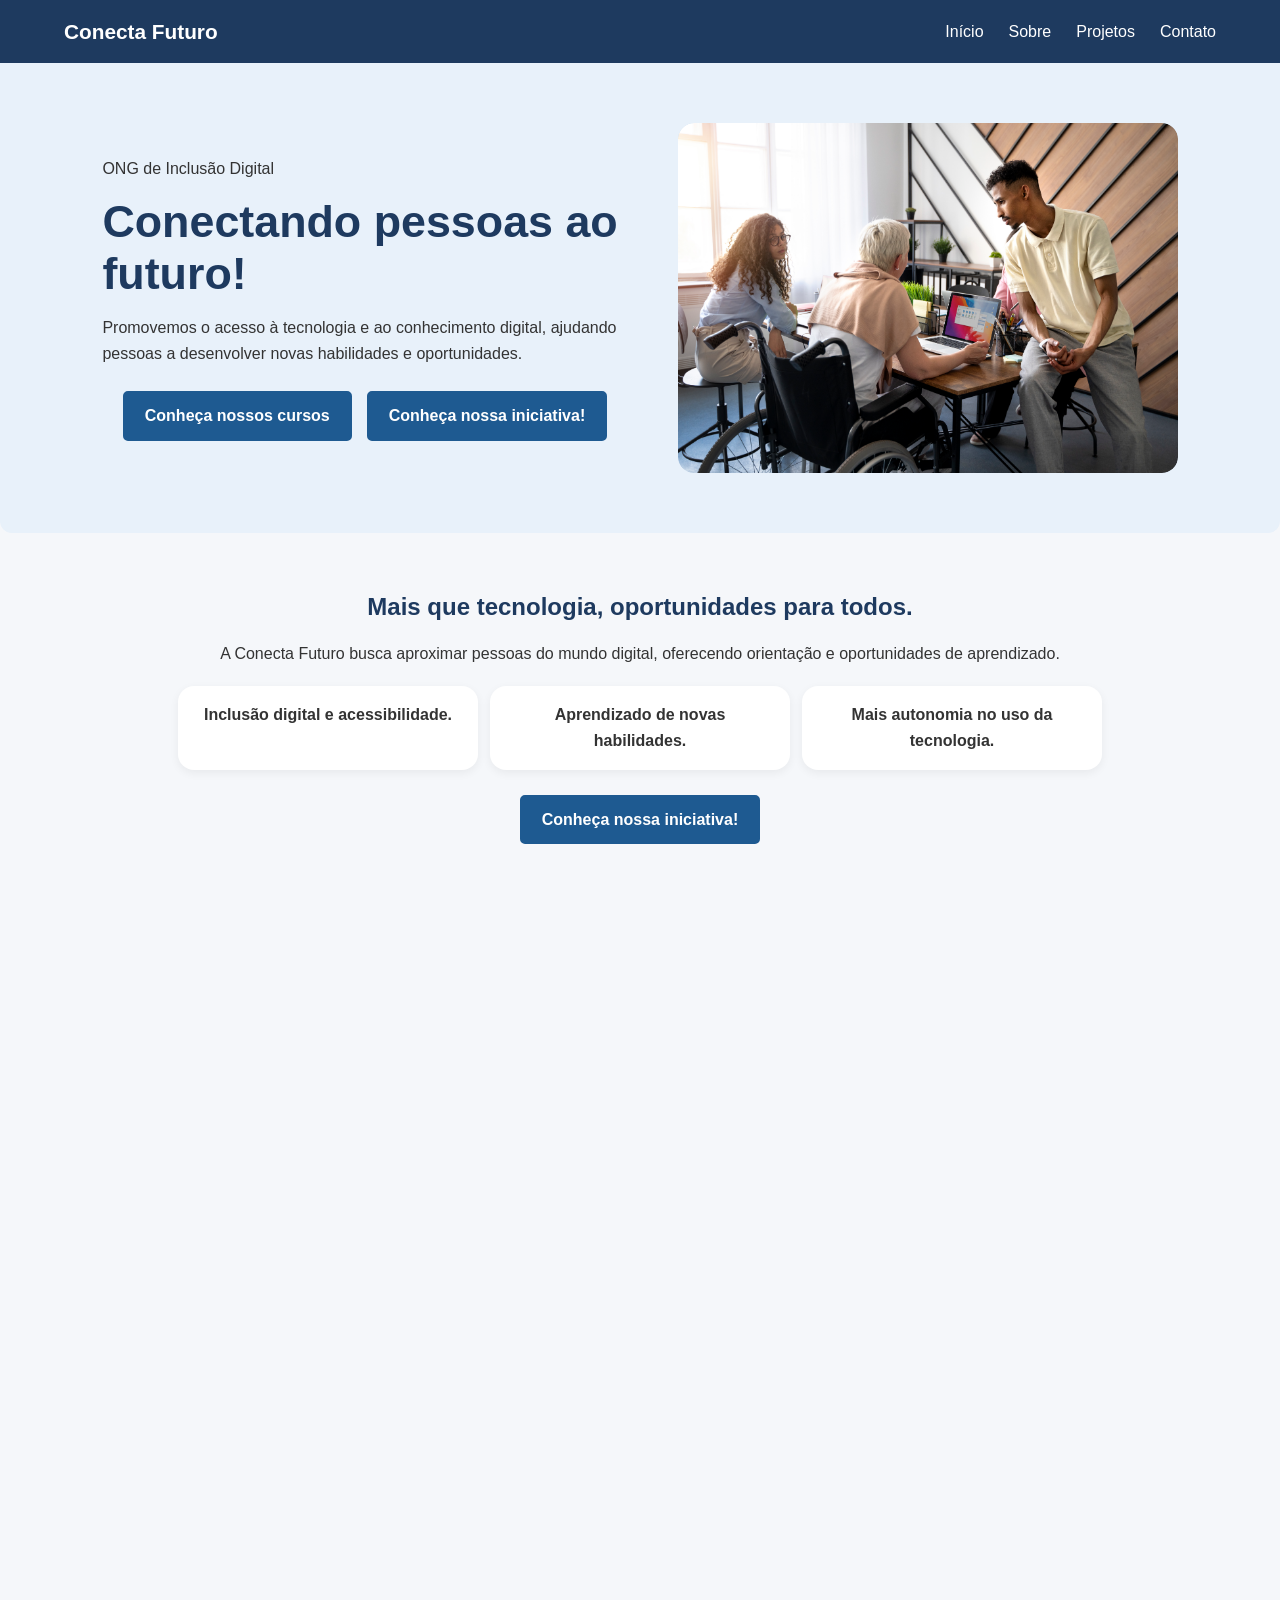
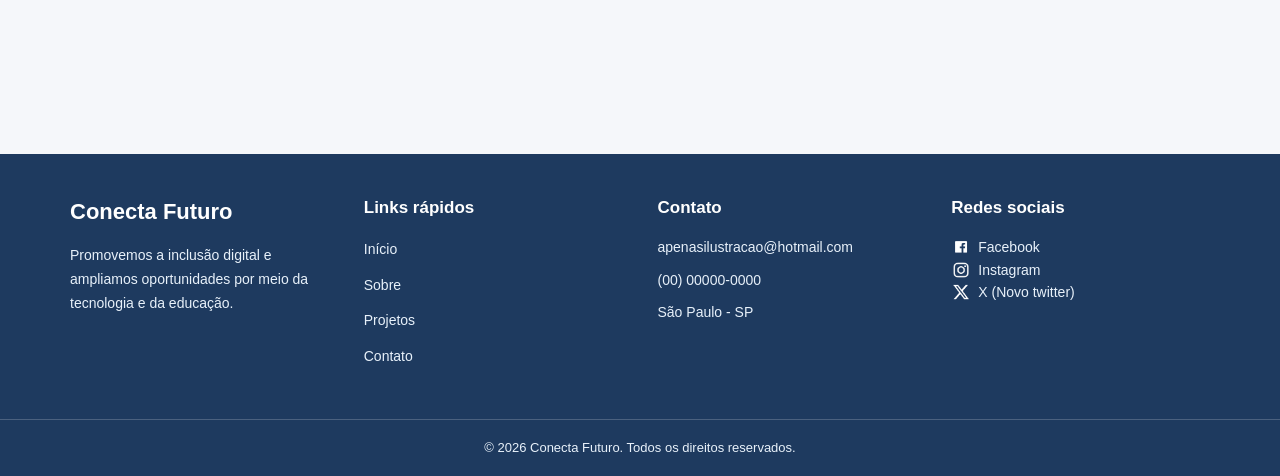
<file: index.html>
<!-- Declara ao navegador que este documento usa HTML5 -->
<!doctype html>

<!-- lang="pt-BR": idioma principal da página.
     Ajuda leitores de tela (acessibilidade) e mecanismos de busca (SEO) -->
<html lang="pt-BR">
  <head>
    <!-- UTF-8: codificação que permite acentos e cedilha sem quebrar -->
    <meta charset="UTF-8" />

    <!-- viewport: faz a página se ajustar à largura do dispositivo (responsividade).
       Sem isso, o celular mostraria o site "encolhido" como no desktop -->
    <meta name="viewport" content="width=device-width, initial-scale=1.0" />

    <!-- description: texto que aparece no Google embaixo do título do site.
       Não afeta o visual, mas ajuda no SEO -->
    <meta
      name="description"
      content="Conecta Futuro: iniciativa de inclusão digital e acesso à tecnologia."
    />

    <!-- title: texto que aparece na aba do navegador -->
    <title>Conecta Futuro | ONG de Inclusão Digital</title>

    <!-- Liga o CSS externo. Caminho relativo: "css/style.css" está na pasta css/ -->
    <link rel="stylesheet" href="css/style.css" />

    <!-- defer: faz o script rodar SÓ depois que o HTML inteiro for lido.
       Sem defer, o JS poderia tentar manipular elementos que ainda não existem.
       layout-push.js → injeta header e footer via fetch
       animation.js  → animações de entrada + menu mobile -->
    <script src="js/layout-push.js" defer></script>
    <script src="js/animation.js" defer></script>
  </head>

  <body>
    <!-- Cabeçalho carregado pelo JavaScript.
       O layout-push.js busca "layout/header.html" e insere aqui dentro via innerHTML.
       Por isso esta div fica vazia no HTML: o conteúdo vem depois, via fetch -->
    <div id="header"></div>

    <!-- <main> = conteúdo principal e único da página.
       Deve existir só UM <main> por página (ajuda leitores de tela a pular o menu) -->
    <main>
      <!-- ================================================================
         APRESENTAÇÃO PRINCIPAL (HERO)
         Primeira coisa que o visitante vê ao abrir o site.
         id="inicio" é usado pelo CSS para estilizar (#inicio { ... })
    ================================================================ -->
      <section id="inicio">
        <!-- Container flex: no CSS, .inicio-container provavelmente coloca
           texto e imagem lado a lado (display: flex).
           Se não existir no CSS ainda, é uma classe nova a estilizar -->
        <div class="inicio-container">
          <!-- Conteúdo textual da seção -->
          <div class="inicio-conteudo">
            <!-- Texto pequeno acima do título (estilo "eyebrow").
               Não é <p> com estilo especial; é só um <p> normal -->
            <p>ONG de Inclusão Digital</p>

            <!-- h1: título principal da página.
               Só deve existir UM <h1> por página (hierarquia de títulos) -->
            <h1>Conectando pessoas ao futuro!</h1>

            <!-- Parágrafo de apresentação da ONG -->
            <p>
              Promovemos o acesso à tecnologia e ao conhecimento digital,
              ajudando pessoas a desenvolver novas habilidades e oportunidades.
            </p>

            <!-- Grupo de botões de chamada para ação (CTA = call to action) -->
            <div class="botoes">
              <!-- href="#cursos": link âncora.
                 Ao clicar, rola a página suavemente até a seção com id="cursos"
                 (o "suave" vem do scroll-behavior: smooth no CSS) -->
              <a href="#cursos" class="btn"> Conheça nossos cursos </a>

              <!-- href="content/sobre.html": link relativo para outra página.
                 Sai da raiz, entra em content/, abre sobre.html -->
              <a href="content/sobre.html" class="btn">
                Conheça nossa iniciativa!
              </a>
            </div>
          </div>

          <!-- Imagem principal (ilustrativa) -->
          <div class="inicio-imagem">
            <!-- src="assets/imagem-inclusao-digital.jpg": caminho relativo
               até a pasta assets/.
               alt: descrição para leitores de tela e caso a imagem não carregue -->
            <img
              src="assets/imagem-inclusao-digital.jpg"
              alt="Representação da inclusão digital e do acesso à tecnologia"
            />
          </div>
        </div>
      </section>

      <!-- ================================================================
         APRESENTAÇÃO DA INICIATIVA (valores da ONG)
         id="sobre" é usado pelo CSS e pelo menu (link #sobre)
    ================================================================ -->
      <section id="sobre">
        <!-- h2: subtítulo, vem DEPOIS do h1 na hierarquia -->
        <h2>Mais que tecnologia, oportunidades para todos.</h2>

        <p>
          A Conecta Futuro busca aproximar pessoas do mundo digital, oferecendo
          orientação e oportunidades de aprendizado.
        </p>

        <!-- Lista de valores (no CSS, #sobre ul vira chips lado a lado) -->
        <ul>
          <li>Inclusão digital e acessibilidade.</li>

          <li>Aprendizado de novas habilidades.</li>

          <li>Mais autonomia no uso da tecnologia.</li>
        </ul>

        <!-- Botão para a página Sobre -->
        <a href="content/sobre.html" class="btn"> Conheça nossa iniciativa! </a>
      </section>

      <!-- ================================================================
         CURSOS (prévia dos cursos na home)
         id="cursos" é alvo do link âncora "#cursos" do hero
    ================================================================ -->
      <section id="cursos">
        <h2>Conheça nossos cursos</h2>

        <p>
          Aprenda no seu ritmo e desenvolva habilidades para o mundo digital.
        </p>

        <!-- Container dos cards (no CSS, .cursos-container usa flex + gap + flex-wrap).
           No celular, os cards quebram de linha e empilham -->
        <div class="cursos-container">
          <!-- <article>: cada card é um conteúdo independente (um curso).
             Poderia ser <div>, mas <article> é semanticamente mais correto -->
          <article class="card-curso">
            <h3>Informática Básica</h3>

            <p>Aprenda a utilizar o computador e seus principais recursos.</p>

            <!-- Link para a página de contato -->
            <a href="content/contato.html">Saiba mais</a>
          </article>

          <article class="card-curso">
            <h3>Introdução à Programação</h3>

            <p>Conheça os fundamentos da programação e da lógica.</p>

            <a href="content/contato.html">Saiba mais</a>
          </article>

          <article class="card-curso">
            <h3>Desenvolvimento Web</h3>

            <p>Tenha contato com a criação de páginas para a internet.</p>

            <a href="content/contato.html">Saiba mais</a>
          </article>
        </div>
      </section>

      <!-- ================================================================
         CHAMADA PARA PARTICIPAÇÃO (CTA final)
         Bloco escuro que fecha a home convidando o visitante a ir para Contato
    ================================================================ -->
      <section id="chamada-contato">
        <!-- .cta-contato: caixa azul-escura centralizada com cantos arredondados.
           Estilizada no CSS com background var(--navy), padding, border-radius, etc. -->
        <div class="cta-contato">
          <h2>Quer participar ou ajudar a transformar vidas?</h2>

          <p>
            Você pode ser aluno, voluntário ou doador. Seja qual for o seu jeito
            de contribuir, existe um lugar para você na Conecta Futuro.
          </p>

          <!-- Botão que leva para a página de contato -->
          <a href="content/contato.html" class="btn"> Fale com a gente </a>
        </div>
      </section>
    </main>

    <!-- Rodapé carregado pelo JavaScript.
       layout-push.js busca "layout/footer.html" e insere aqui dentro.
       O JS também atualiza o ano no rodapé (#footer-year) e ajusta os links -->
    <div id="footer"></div>
  </body>
</html>
</file>
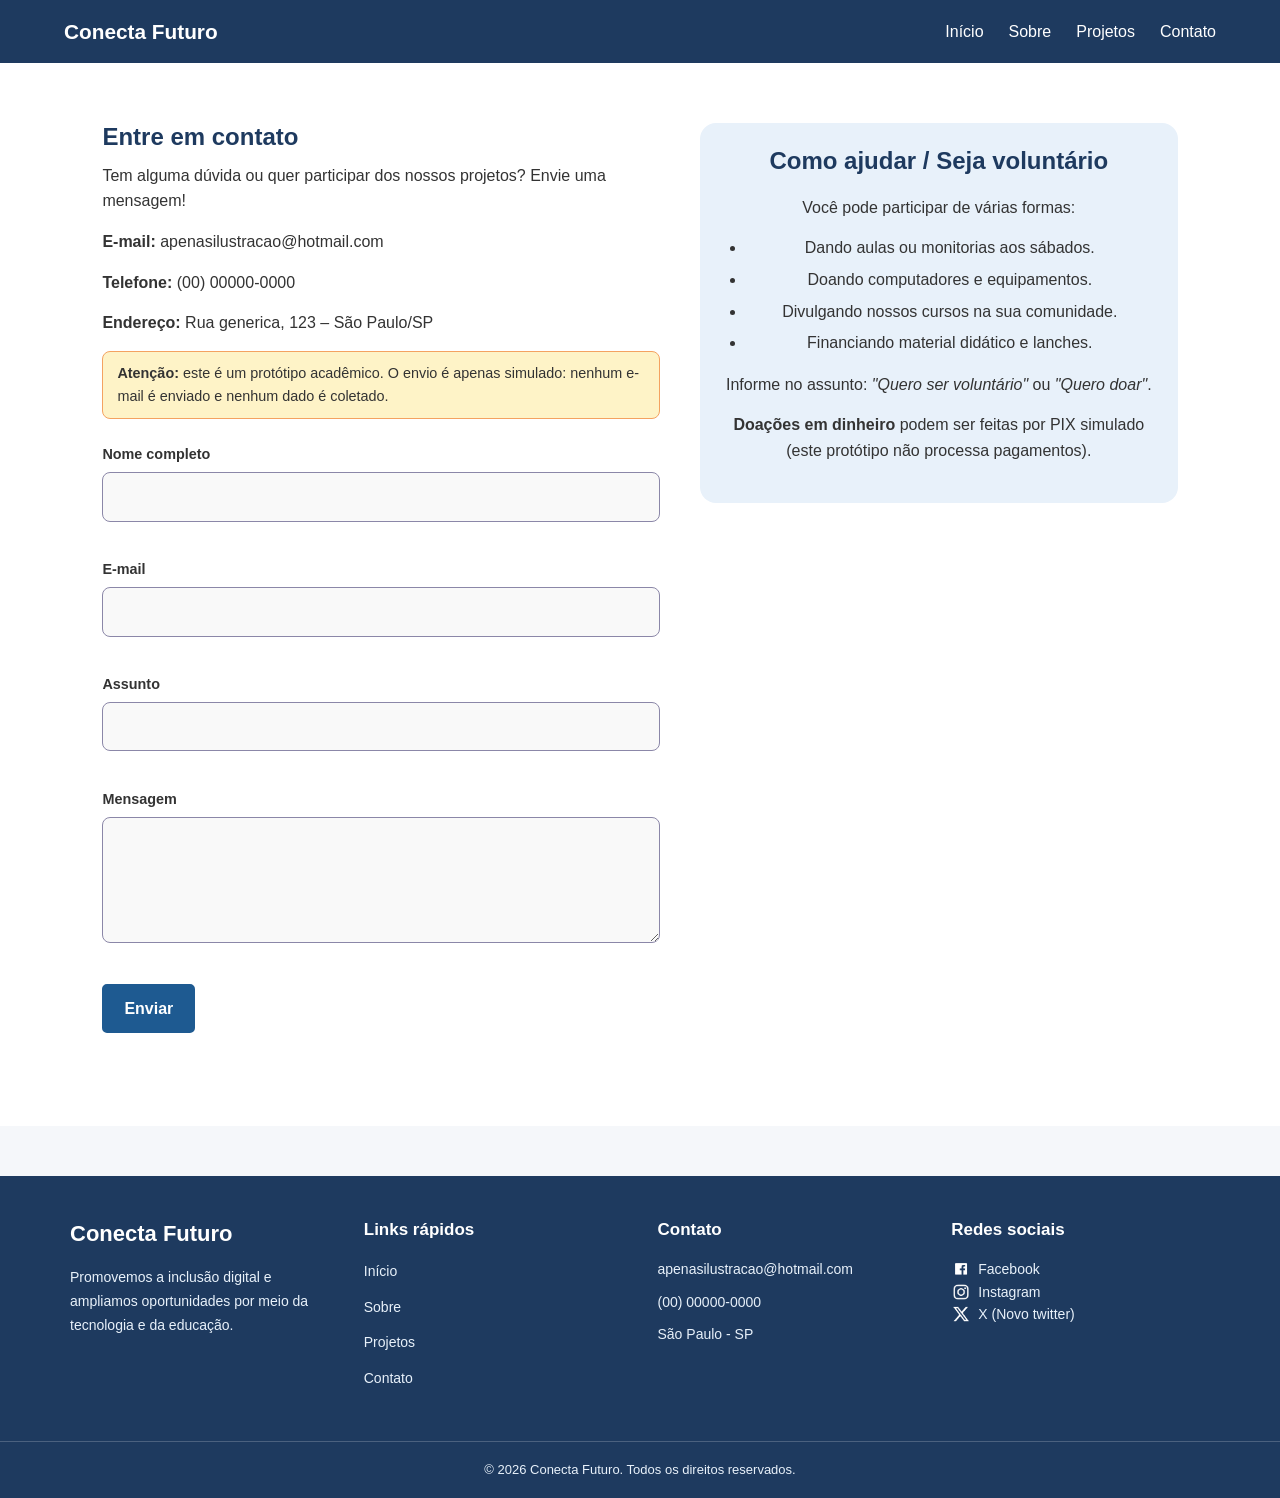
<file: content/contato.html>
<!-- Declara que o documento usa HTML5 -->
<!doctype html>

<!-- Idioma da página: português do Brasil -->
<!-- lang="pt-BR": ajuda leitores de tela e buscadores -->
<html lang="pt-BR">

  <head>
    <!-- Codificação de caracteres (acentos) -->
    <!-- UTF-8: permite "ç", "ã", "é" etc. sem quebrar -->
    <meta charset="UTF-8" />

    <!-- Responsividade: ajusta a página à largura do dispositivo -->
    <!-- viewport: sem isso, o celular mostraria o site "encolhido" -->
    <meta name="viewport" content="width=device-width, initial-scale=1.0" />

    <!-- Descrição para mecanismos de busca -->
    <!-- Aparece no Google embaixo do título (SEO) -->
    <meta
      name="description"
      content="Fale com a Conecta Futuro: dúvidas, voluntariado e doações."
    />

    <!-- Título da aba do navegador -->
    <title>Contato - Conecta Futuro</title>

    <!-- Esta página está dentro de /content, por isso os caminhos sobem uma pasta ("../") -->
    <!-- "../css/style.css" → sobe uma pasta e entra em css/ -->
    <link rel="stylesheet" href="../css/style.css" />

    <!-- Carrega header e footer automaticamente -->
    <!-- defer: roda após o HTML ser lido.
         Busca layout/header.html e layout/footer.html via fetch -->
    <script src="../js/layout-push.js" defer></script>

    <!-- Animações e menu mobile -->
    <!-- Anima as <section> (fade + subida) e ativa o hambúrguer -->
    <script src="../js/animation.js" defer></script>

    <!-- Validação do formulário de contato -->
    <!-- Este script escuta o submit do #form e valida os campos -->
    <script src="../js/formulario.js" defer></script>
  </head>

  <body>
    <!-- Local onde o cabeçalho será inserido via JavaScript -->
    <!-- O layout-push.js insere layout/header.html aqui -->
    <div id="header"></div>

    <!-- <main> = conteúdo principal e único da página -->
    <main>

      <!-- Seção de contato.
           id="contato" → usado pelo CSS (#contato) -->
      <section id="contato">

        <!-- Container flex que coloca formulário e voluntariado lado a lado -->
        <!-- No mobile (≤ 768px), empilha: formulário em cima, voluntariado embaixo -->
        <div class="contato-flex">

          <!-- ============================================================
               COLUNA ESQUERDA: FORMULÁRIO
               ============================================================ -->
          <div class="contato-form">

            <!-- h1: título principal da página (único) -->
            <h1>Entre em contato</h1>

            <p>
              Tem alguma dúvida ou quer participar dos nossos projetos? Envie
              uma mensagem!
            </p>

            <!-- Dados de contato da ONG (fictícios, por ser um protótipo) -->
            <!-- <strong> = negrito semântico (importância) -->
            <p><strong>E-mail:</strong> apenasilustracao@hotmail.com</p>
            <p><strong>Telefone:</strong> (00) 00000-0000</p>
            <p>
              <strong>Endereço:</strong> Rua generica, 123 – São Paulo/SP
            </p>

            <!-- Aviso obrigatório: o envio é só simulado -->
            <!-- .aviso = caixa amarela com borda laranja (definida no CSS) -->
            <p class="aviso">
              <strong>Atenção:</strong> este é um protótipo acadêmico. O envio é
              apenas simulado: nenhum e-mail é enviado e nenhum dado é coletado.
            </p>

            <!-- Formulário. "novalidate" desativa as mensagens padrão do navegador,
                 pois a validação é feita pelo formulario.js.
                 
                 Por que novalidate?
                 - Sem ele, o navegador mostraria tooltips nativos ao clicar em Enviar
                 - Com ele, o formulario.js controla TODA a validação (mensagens
                   personalizadas, borda vermelha, retorno no #retorno)
                 
                 O id="form" é usado pelo formulario.js para:
                 - addEventListener("submit", ...)
                 - form.reset() -->
            <form id="form" novalidate>

              <!-- "for" liga o rótulo ao campo com o mesmo id (acessibilidade).
                   Clicar no texto "Nome completo" foca o campo #nome. -->
              <label for="nome">Nome completo</label>

              <!-- Campo de texto; exige no mínimo 3 caracteres.
                   - id="nome" → liga ao <label for="nome">
                   - name="nome" → nome do campo (útil para envio real)
                   - type="text" → campo de texto comum
                   - minlength="3" → mínimo de 3 caracteres (validação nativa)
                   - required → campo obrigatório (validação nativa)
                   Obs.: o formulario.js também valida (redundância proposital) -->
              <input id="nome" name="nome" type="text" minlength="3" required />

              <!-- Área onde o JS mostra o erro deste campo.
                   - class="erro" → estilo vermelho, min-height para não "pular"
                   - id="erro-nome" → o formulario.js escreve aqui via textContent -->
              <small class="erro" id="erro-nome"></small>

              <label for="email">E-mail</label>

              <!-- type="email" faz o navegador checar o formato do e-mail.
                   O formulario.js usa campoEmail.checkValidity() para essa checagem.
                   required → obrigatório. -->
              <input id="email" name="email" type="email" required />
              <small class="erro" id="erro-email"></small>

              <label for="assunto">Assunto</label>

              <!-- Campo de texto simples.
                   Pode ser pré-preenchido pelo formulario.js se a URL tiver
                   ?assunto=voluntariado, ?assunto=mentoria ou ?assunto=doacao
                   (vindo dos links dos projetos). -->
              <input id="assunto" name="assunto" type="text" required />
              <small class="erro" id="erro-assunto"></small>

              <label for="msg">Mensagem</label>

              <!-- Campo de texto longo com 4 linhas visíveis; mínimo de 10 caracteres.
                   - rows="4" → altura inicial de 4 linhas
                   - minlength="10" → mínimo de 10 caracteres
                   - O CSS permite redimensionar só na vertical (resize: vertical) -->
              <textarea
                id="msg"
                name="msg"
                rows="4"
                minlength="10"
                required
              ></textarea>
              <small class="erro" id="erro-msg"></small>

              <!-- Botão que dispara o evento "submit" do formulário.
                   type="submit" → dispara submit (diferente de type="button")
                   class="btn" → estilo padrão de botão -->
              <button class="btn" type="submit">Enviar</button>

              <!-- Mensagem final de sucesso/erro; role="status" avisa leitores de tela.
                   - role="status" → leitor de tela ANUNCIA o texto quando ele muda
                   - O formulario.js escreve aqui via textContent:
                     * Sucesso: "Confirmação simulada: ..."
                     * Erro: "Corrija os campos destacados em vermelho." -->
              <p id="retorno" role="status"></p>
            </form>
          </div>

          <!-- ============================================================
               COLUNA DIREITA: VOLUNTARIADO
               <aside> = conteúdo complementar (não é o foco principal).
               id="como-ajudar" → permite links diretos (#como-ajudar).
               O header tem um botão "Doe agora" com data-section="como-ajudar",
               que o layout-push.js aponta para contato.html#como-ajudar.
               ============================================================ -->
          <aside class="contato-voluntario" id="como-ajudar">

            <h2>Como ajudar / Seja voluntário</h2>

            <p>Você pode participar de várias formas:</p>

            <!-- Lista de formas de ajudar.
                 .lista → no CSS, restaura as bolinhas (que o reset removeu)
                 e define padding-left: 22px para indentar. -->
            <ul class="lista">
              <li>Dando aulas ou monitorias aos sábados.</li>
              <li>Doando computadores e equipamentos.</li>
              <li>Divulgando nossos cursos na sua comunidade.</li>
              <li>Financiando material didático e lanches.</li>
            </ul>

            <p>
              Informe no assunto:

              <!-- <em> = ênfase (itálico).
                   Aqui é usado para destacar as frases sugeridas de assunto,
                   que o formulario.js reconhece. -->
              <em>"Quero ser voluntário"</em> ou <em>"Quero doar"</em>.
            </p>

            <p>
              <!-- <strong> = negrito semântico -->
              <strong>Doações em dinheiro</strong> podem ser feitas por PIX
              simulado (este protótipo não processa pagamentos).
            </p>
          </aside>
        </div>
      </section>
    </main>

    <!-- Local onde o rodapé será inserido via JavaScript -->
    <!-- O layout-push.js insere layout/footer.html aqui.
         Também atualiza o ano (#footer-year) e ajusta os links -->
    <div id="footer"></div>
  </body>
</html>
</file>
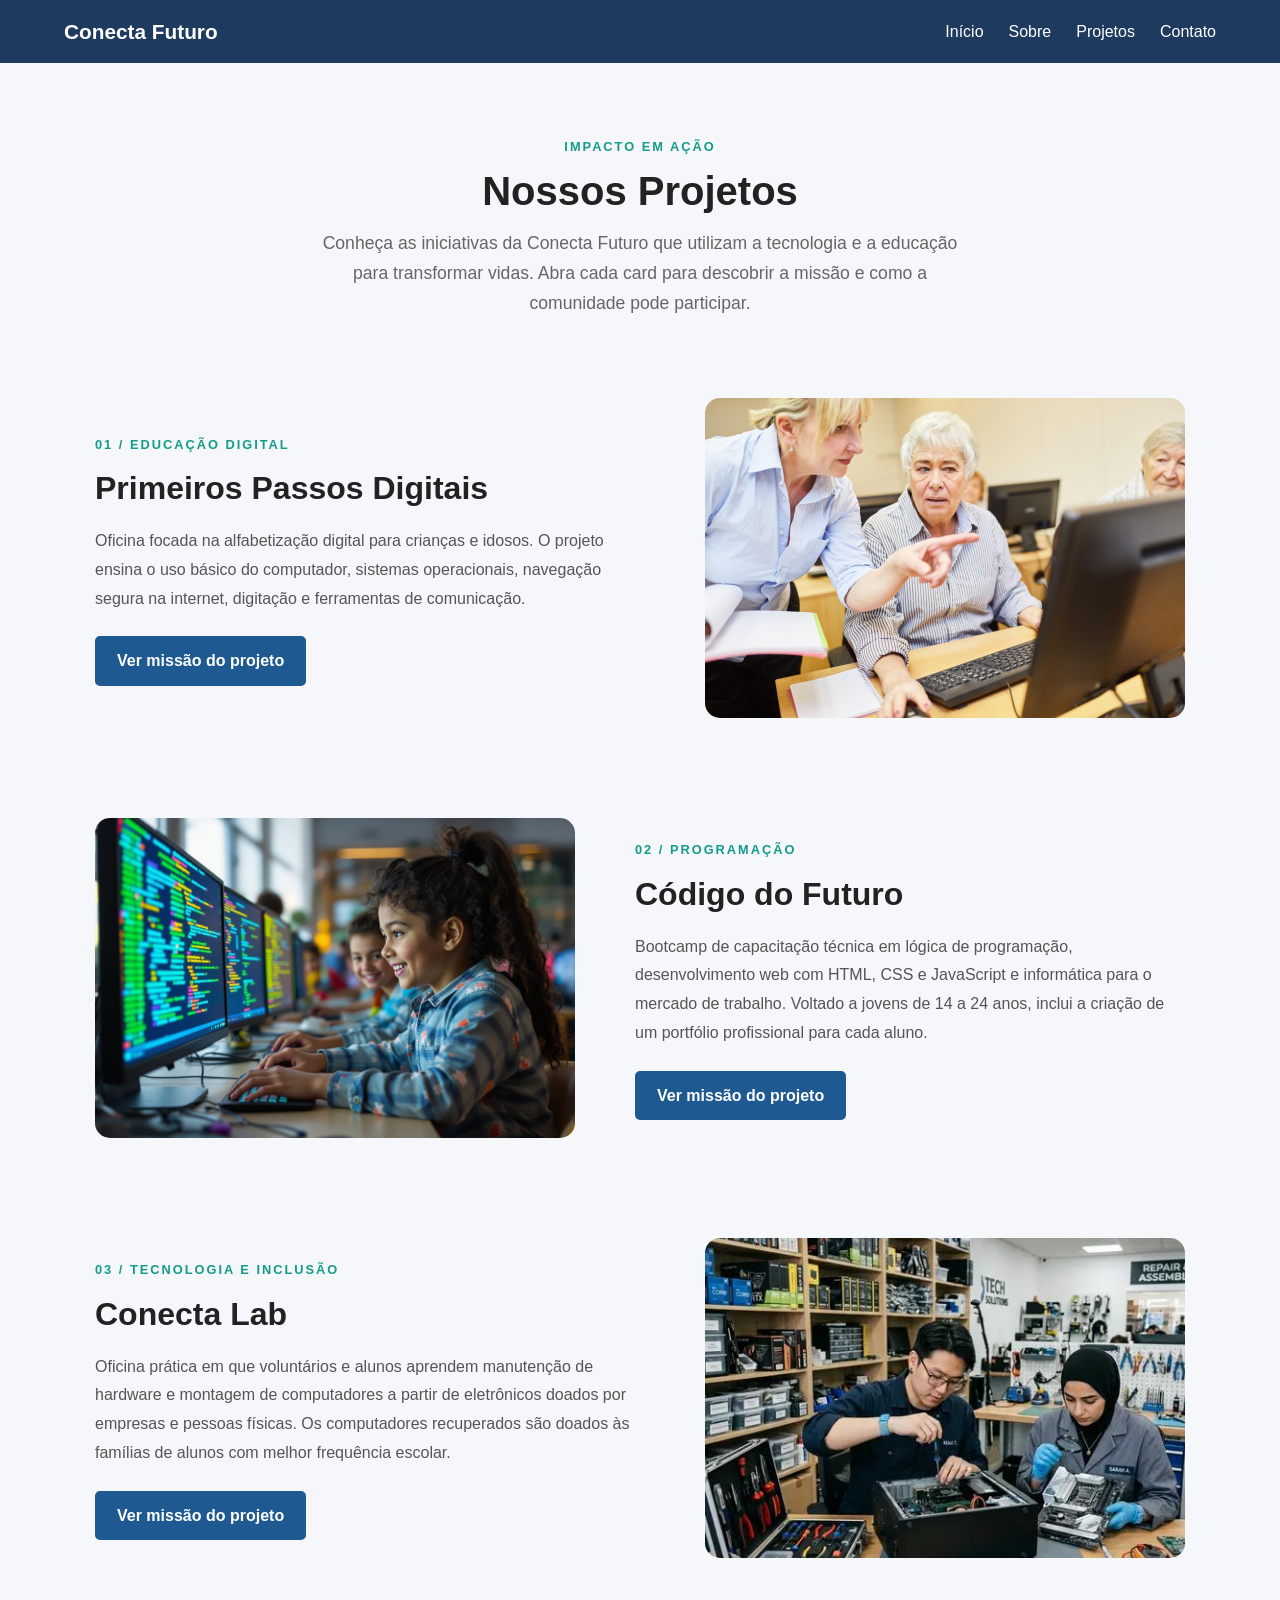
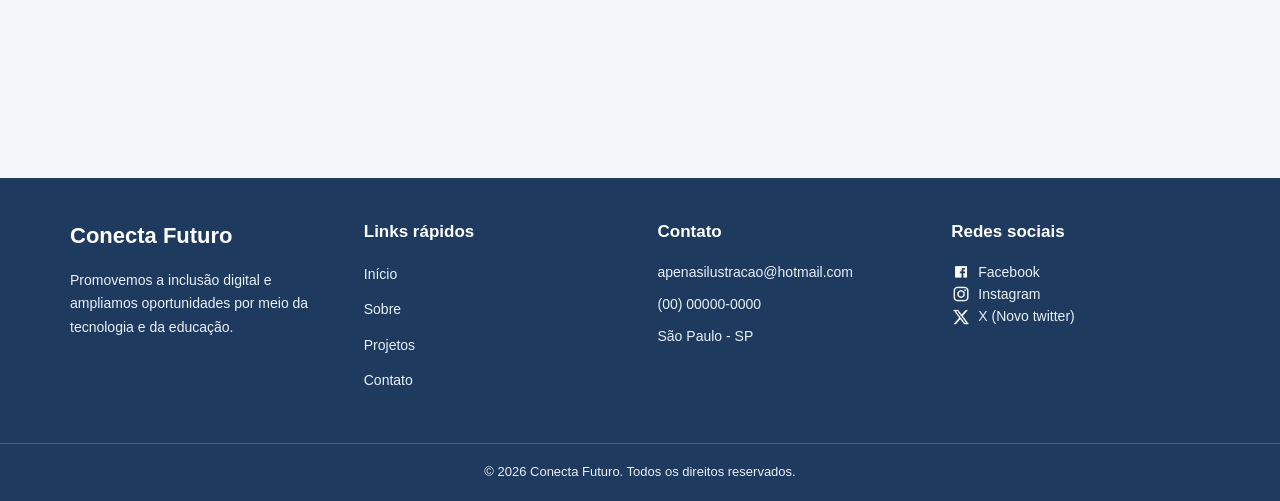
<file: content/projetos.html>
<!-- Declara que o documento usa HTML5 -->
<!doctype html>

<!-- Idioma da página -->
<!-- lang="pt-BR": ajuda leitores de tela e buscadores -->
<html lang="pt-BR">

  <head>
    <!-- Codificação de caracteres -->
    <!-- UTF-8: permite acentos e cedilha -->
    <meta charset="UTF-8" />

    <!-- Responsividade -->
    <!-- viewport: faz a página se ajustar à largura do dispositivo -->
    <meta name="viewport" content="width=device-width, initial-scale=1.0" />

    <!-- Descrição para buscadores -->
    <!-- Aparece no Google embaixo do título (SEO) -->
    <meta
      name="description"
      content="Conheça os projetos de inclusão digital da ONG Conecta Futuro."
    />

    <!-- Texto da aba do navegador -->
    <title>Projetos - Conecta Futuro</title>

    <!-- Caminhos com "../" porque a página está na pasta /content -->
    <!-- Sobe uma pasta e entra em css/ -->
    <link rel="stylesheet" href="../css/style.css" />

    <!-- Injeta header e footer -->
    <!-- defer: roda após o HTML ser lido.
         Busca layout/header.html e layout/footer.html via fetch -->
    <script src="../js/layout-push.js" defer></script>

    <!-- Animações e menu mobile -->
    <!-- Anima as <section> (fade + subida) e ativa o hambúrguer -->
    <script src="../js/animation.js" defer></script>

    <!-- Abre/fecha os painéis de missão dos projetos -->
    <!-- Este script controla os botões .btn-missao e os .missao-panel -->
    <script src="../js/interacao.js" defer></script>
  </head>

  <body>
    <!-- Cabeçalho inserido via JS -->
    <!-- O layout-push.js insere layout/header.html aqui -->
    <div id="header"></div>

    <!-- <main> = conteúdo principal e único da página -->
    <main>

      <!-- Seção principal de projetos.
           id="projetos" → usado pelo CSS (#projetos) e pelo link do menu -->
      <section id="projetos">

        <!-- Introdução da página -->
        <div class="projetos-introducao">

          <!-- Texto pequeno acima do título (estilo "eyebrow") -->
          <!-- .eyebrow = maiúsculas, verde-água, espaçamento entre letras -->
          <span class="eyebrow">Impacto em ação</span>

          <!-- h1: título principal da página (único) -->
          <h1>Nossos Projetos</h1>

          <p>
            Conheça as iniciativas da Conecta Futuro que utilizam a tecnologia
            e a educação para transformar vidas. Abra cada card para descobrir
            a missão e como a comunidade pode participar.
          </p>
        </div>

        <!-- ============================================================
             PROJETO 1
             data-projeto é um atributo próprio (não nativo).
             Pode ser usado no futuro por JS/CSS para identificar o card.
             ============================================================ -->
        <article class="projeto-card" data-projeto="primeiros-passos">

          <!-- Lado do texto -->
          <div class="projeto-conteudo">

            <!-- Etiqueta "01 / EDUCAÇÃO DIGITAL" -->
            <!-- .projeto-numero = pequena, maiúscula, verde-água -->
            <span class="projeto-numero">01 / EDUCAÇÃO DIGITAL</span>

            <h2>Primeiros Passos Digitais</h2>

            <p>
              Oficina focada na alfabetização digital para crianças e idosos. O
              projeto ensina o uso básico do computador, sistemas operacionais,
              navegação segura na internet, digitação e ferramentas de
              comunicação.
            </p>

            <!-- Botão que controla o painel abaixo:
                 aria-expanded = estado (aberto/fechado) para leitores de tela;
                 aria-controls = id do painel que ele controla.
                 type="button" → evita submit acidental.
                 .btn-missao → classe usada pelo interacao.js. -->
            <button class="btn btn-missao" type="button" aria-expanded="false" aria-controls="missao-primeiros-passos">
              Ver missão do projeto
            </button>

            <!-- Painel começa oculto (atributo "hidden"); o interacao.js o exibe.
                 id="missao-primeiros-passos" → alvo do aria-controls do botão.
                 O JS alterna o estado com painel.hidden = true/false. -->
            <div class="missao-panel" id="missao-primeiros-passos" hidden>

              <h3>Missão</h3>
              <p>Dar autonomia para que pessoas de diferentes idades usem a tecnologia com segurança no dia a dia.</p>

              <h3>Como a comunidade participa</h3>
              <p>Voluntários podem acompanhar as oficinas, ensinar tarefas simples e indicar participantes que precisam de apoio.</p>

              <!-- Link para o contato com "?assunto=" (o formulario.js preenche o campo assunto) e "#form" leva ao formulário.
                   - ?assunto=voluntariado → query string lida pelo formulario.js
                   - #form → âncora que rola até o <form id="form">
                   O formulario.js traduz "voluntariado" para "Quero ser voluntário". -->
              <a class="link-acao" href="contato.html?assunto=voluntariado#form">Quero ser voluntário</a>
            </div>
          </div>

          <!-- Lado da imagem; "alt" descreve a imagem para acessibilidade -->
          <!-- .projeto-imagem = moldura 480x320 com overflow hidden (corta excesso) -->
          <div class="projeto-imagem">
            <img src="../assets/primeiros-passos.jpg" alt="Pessoa aprendendo a utilizar um computador" />
          </div>
        </article>

        <!-- ============================================================
             PROJETO 2
             "projeto-invertido" troca a ordem texto/imagem (imagem à esquerda).
             No CSS: .projeto-invertido { flex-direction: row-reverse; }
             ============================================================ -->
        <article class="projeto-card projeto-invertido" data-projeto="codigo-futuro">

          <div class="projeto-conteudo">
            <span class="projeto-numero">02 / PROGRAMAÇÃO</span>

            <h2>Código do Futuro</h2>

            <p>
              Bootcamp de capacitação técnica em lógica de programação,
              desenvolvimento web com HTML, CSS e JavaScript e informática para
              o mercado de trabalho. Voltado a jovens de 14 a 24 anos, inclui a
              criação de um portfólio profissional para cada aluno.
            </p>

            <!-- Botão de missão do projeto 2 (mesmo padrão do projeto 1) -->
            <button class="btn btn-missao" type="button" aria-expanded="false" aria-controls="missao-codigo-futuro">
              Ver missão do projeto
            </button>

            <!-- Painel do projeto 2 (mesmo padrão, mas com id próprio) -->
            <div class="missao-panel" id="missao-codigo-futuro" hidden>
              <h3>Missão</h3>
              <p>Transformar o interesse por tecnologia em habilidades práticas e oportunidades de entrada no mercado.</p>

              <h3>Como a comunidade participa</h3>
              <p>Profissionais podem oferecer mentorias, revisar portfólios e compartilhar oportunidades de estudo ou trabalho.</p>

              <!-- ?assunto=mentoria → formulario.js preenche "Quero apoiar como mentor" -->
              <a class="link-acao" href="contato.html?assunto=mentoria#form">Quero apoiar como mentor</a>
            </div>
          </div>

          <!-- Imagem do projeto 2 (fica à ESQUERDA por causa de .projeto-invertido) -->
          <div class="projeto-imagem">
            <img src="../assets/codigo-do-futuro.jpg" alt="Jovens estudando programação em computadores" />
          </div>
        </article>

        <!-- ============================================================
             PROJETO 3
             Volta ao layout normal (texto à esquerda, imagem à direita).
             ============================================================ -->
        <article class="projeto-card" data-projeto="conecta-lab">

          <div class="projeto-conteudo">
            <span class="projeto-numero">03 / TECNOLOGIA E INCLUSÃO</span>

            <h2>Conecta Lab</h2>

            <p>
              Oficina prática em que voluntários e alunos aprendem manutenção
              de hardware e montagem de computadores a partir de eletrônicos
              doados por empresas e pessoas físicas. Os computadores
              recuperados são doados às famílias de alunos com melhor
              frequência escolar.
            </p>

            <button class="btn btn-missao" type="button" aria-expanded="false" aria-controls="missao-conecta-lab">
              Ver missão do projeto
            </button>

            <div class="missao-panel" id="missao-conecta-lab" hidden>
              <h3>Missão</h3>
              <p>Reduzir o descarte eletrônico e ampliar o acesso a equipamentos funcionais para estudo e trabalho.</p>

              <h3>Como a comunidade participa</h3>
              <p>Pessoas e empresas podem doar equipamentos, ajudar na triagem e apoiar a entrega responsável às famílias.</p>

              <!-- ?assunto=doacao → formulario.js preenche "Quero doar" -->
              <a class="link-acao" href="contato.html?assunto=doacao#form">Quero fazer uma doação</a>
            </div>
          </div>

          <div class="projeto-imagem">
            <img src="../assets/conecta-lab.jpg" alt="Pessoa realizando manutenção em um computador" />
          </div>
        </article>

      </section>
    </main>

    <!-- Rodapé inserido via JS -->
    <!-- O layout-push.js insere layout/footer.html aqui -->
    <div id="footer"></div>
  </body>
</html>
</file>
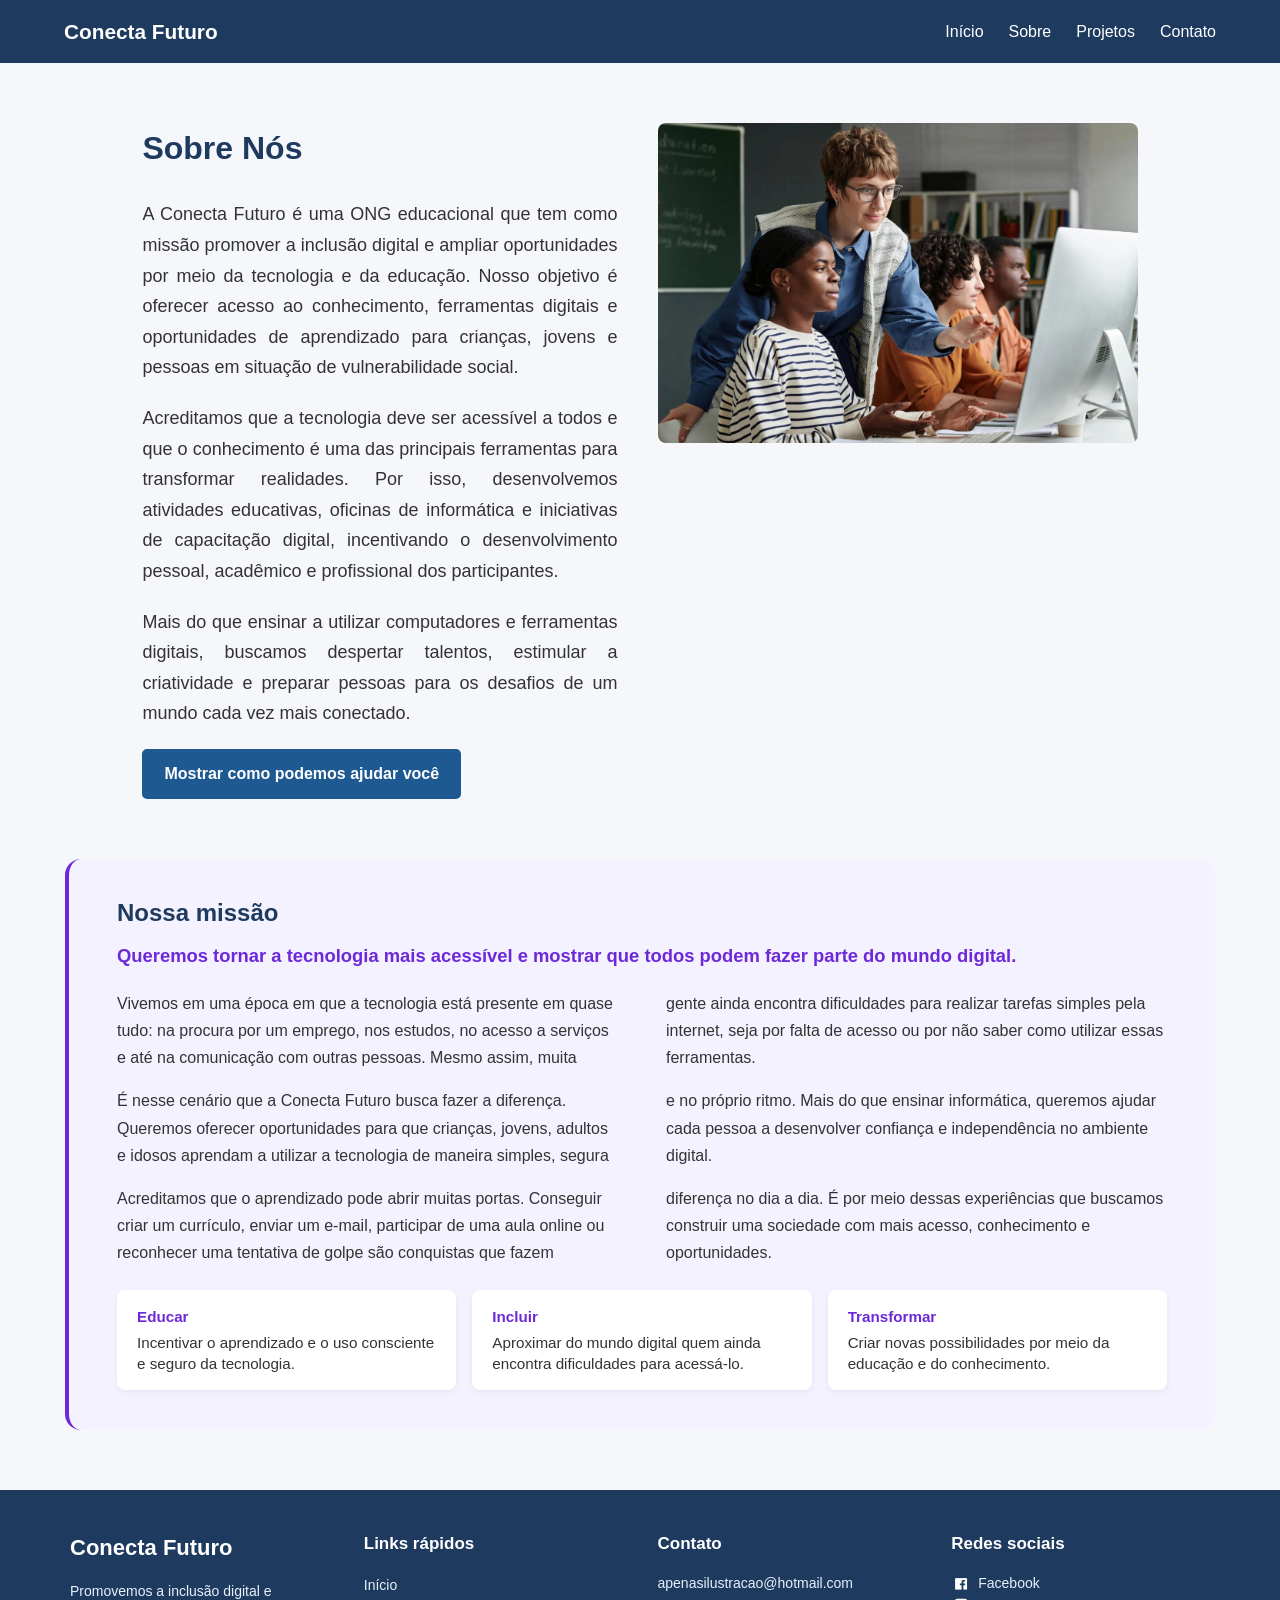
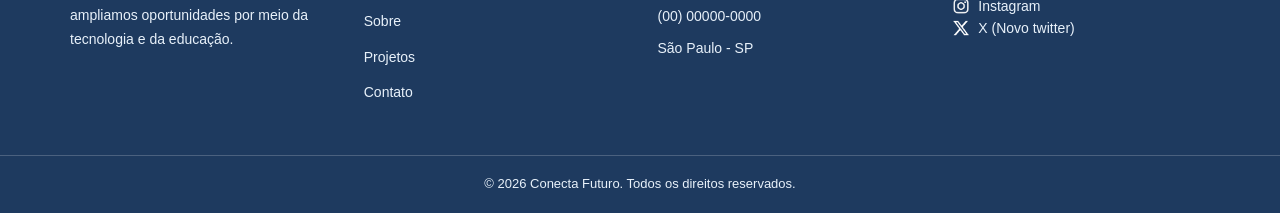
<file: content/sobre.html>
<!-- Declara ao navegador que este documento usa HTML5 -->
<!doctype html>

<!-- lang="pt-BR": idioma principal da página.
     Ajuda leitores de tela (acessibilidade) e mecanismos de busca (SEO) -->
<html lang="pt-BR">

  <head>
    <!-- Configurações do documento -->

    <!-- UTF-8: codificação que permite acentos e cedilha sem quebrar -->
    <meta charset="UTF-8" />

    <!-- viewport: faz a página se ajustar à largura do dispositivo (responsividade).
         Sem isso, o celular mostraria o site "encolhido" como no desktop -->
    <meta name="viewport" content="width=device-width, initial-scale=1.0" />

    <!-- Descrição da página -->
    <!-- Aparece no Google embaixo do título do site.
         Não afeta o visual, mas ajuda no SEO -->
    <meta
      name="description"
      content="Conheça a história, a missão e o público atendido pela ONG Conecta Futuro."
    />

    <!-- Texto que aparece na aba do navegador -->
    <title>Sobre - Conecta Futuro</title>

    <!-- Arquivo de estilos -->
    <!-- Caminho com "../" porque esta página está dentro de /content/.
         "../css/style.css" → sobe uma pasta e entra em css/ -->
    <link rel="stylesheet" href="../css/style.css" />

    <!-- Carregamento do header e footer -->
    <!-- defer: roda só depois que o HTML inteiro for lido.
         Sem defer, o JS poderia tentar manipular #header e #footer
         antes deles existirem no DOM.
         Este script busca layout/header.html e layout/footer.html via fetch -->
    <script src="../js/layout-push.js" defer></script>

    <!-- Animações e menu mobile -->
    <!-- Controla as animações de scroll (.reveal) e o hambúrguer -->
    <script src="../js/animation.js" defer></script>

    <!-- Interação do painel de ajuda -->
    <!-- Escuta o botão #btn-info e alterna o painel #painel-info -->
    <script src="../js/interacao.js" defer></script>
  </head>

  <body>
    <!-- Cabeçalho carregado pelo JavaScript -->
    <!-- O layout-push.js insere layout/header.html aqui dentro via innerHTML -->
    <div id="header"></div>

    <!-- <main> = conteúdo principal e único da página -->
    <main>
      <!-- Apresentação da ONG -->
      <!-- .container-sobre = layout flex de 2 colunas:
           texto à esquerda (.card-sobre), imagem à direita (.imagem-sobre).
           No mobile (≤ 768px), empilha: texto em cima, imagem embaixo -->
      <div class="container-sobre">

        <!-- Conteúdo textual -->
        <div class="card-sobre">
          <!-- h1: título principal. Só existe UM h1 por página -->
          <h1>Sobre Nós</h1>

          <!-- Parágrafo de apresentação da ONG.
               .sobretexto = fonte 18px, alinhamento justificado -->
          <p class="sobretexto">
            A Conecta Futuro é uma ONG educacional que tem como missão promover
            a inclusão digital e ampliar oportunidades por meio da tecnologia e
            da educação. Nosso objetivo é oferecer acesso ao conhecimento,
            ferramentas digitais e oportunidades de aprendizado para crianças,
            jovens e pessoas em situação de vulnerabilidade social.
          </p>

          <p class="sobretexto">
            Acreditamos que a tecnologia deve ser acessível a todos e que o
            conhecimento é uma das principais ferramentas para transformar
            realidades. Por isso, desenvolvemos atividades educativas, oficinas
            de informática e iniciativas de capacitação digital, incentivando o
            desenvolvimento pessoal, acadêmico e profissional dos participantes.
          </p>

          <p class="sobretexto">
            Mais do que ensinar a utilizar computadores e ferramentas digitais,
            buscamos despertar talentos, estimular a criatividade e preparar
            pessoas para os desafios de um mundo cada vez mais conectado.
          </p>

          <!-- Botão para mostrar ou ocultar o painel de ajuda -->
          <!-- - id="btn-info": alvo do interacao.js
               - class="btn": estilo padrão de botão
               - type="button": evita submit acidental (não está em form, mas é boa prática)
               - aria-expanded="false": informa ao leitor de tela que o painel está FECHADO
                 (o JS muda para "true"/"false" ao clicar)
               - aria-controls="painel-info": diz qual elemento o botão controla -->
          <button
            id="btn-info"
            class="btn"
            type="button"
            aria-expanded="false"
            aria-controls="painel-info"
          >
            Mostrar como podemos ajudar você
          </button>

          <!-- Painel de informações -->
          <!-- - id="painel-info": alvo do botão (aria-controls)
               - class="painel": estilo de caixa roxa com borda lateral
               - style="display: none": começa OCULTO (o JS troca para "block") -->
          <div id="painel-info" class="painel" style="display: none">
            <p>
              Oferecemos cursos gratuitos, empréstimo de computadores no
              laboratório e orientação para criar currículo e e-mail. Basta
              comparecer à nossa sede ou enviar uma mensagem pela página de
              contato.
            </p>
          </div>
        </div>

        <!-- Imagem de apresentação -->
        <div class="imagem-sobre">
          <!-- src="../assets/...": sobe uma pasta e entra em assets/
               alt: descrição para leitores de tela
               width: largura sugerida (o CSS ainda controla o tamanho real) -->
          <img
            src="../assets/professoraensinando.jpg"
            alt="Jovens estudando juntos em uma sala de aula"
            width="480"
          />
        </div>
      </div>

      <!-- Missão geral da ONG -->
      <!-- Esta <section> está FORA do .container-sobre, então ocupa a LINHA INTEIRA.
           aria-labelledby="titulo-missao" associa a seção ao título com id="titulo-missao"
           (leitor de tela lê: "região: Nossa missão") -->
      <section class="missao-ong" aria-labelledby="titulo-missao">
        <!-- id="titulo-missao": referenciado pelo aria-labelledby da section -->
        <h2 id="titulo-missao">Nossa missão</h2>

        <!-- Parágrafo de destaque (frase-âncora em roxo, fonte maior) -->
        <p class="missao-destaque">
          Queremos tornar a tecnologia mais acessível e mostrar que todos podem
          fazer parte do mundo digital.
        </p>

        <!-- Parágrafos da missão.
             .sobretexto dentro de .missao-ong tem fonte 16px (não 18px),
             e no desktop (≥ 900px) flui em 2 colunas (column-count: 2).
             No mobile, volta a 1 coluna. -->
        <p class="sobretexto">
          Vivemos em uma época em que a tecnologia está presente em quase tudo:
          na procura por um emprego, nos estudos, no acesso a serviços e até na
          comunicação com outras pessoas. Mesmo assim, muita gente ainda
          encontra dificuldades para realizar tarefas simples pela internet,
          seja por falta de acesso ou por não saber como utilizar essas
          ferramentas.
        </p>

        <p class="sobretexto">
          É nesse cenário que a Conecta Futuro busca fazer a diferença. Queremos
          oferecer oportunidades para que crianças, jovens, adultos e idosos
          aprendam a utilizar a tecnologia de maneira simples, segura e no
          próprio ritmo. Mais do que ensinar informática, queremos ajudar cada
          pessoa a desenvolver confiança e independência no ambiente digital.
        </p>

        <p class="sobretexto">
          Acreditamos que o aprendizado pode abrir muitas portas. Conseguir
          criar um currículo, enviar um e-mail, participar de uma aula online ou
          reconhecer uma tentativa de golpe são conquistas que fazem diferença
          no dia a dia. É por meio dessas experiências que buscamos construir
          uma sociedade com mais acesso, conhecimento e oportunidades.
        </p>

        <!-- Pilares que orientam o trabalho da ONG -->
        <!-- .missao-pilares = lista flex de 3 cards lado a lado
             (cada <li> vira um cartão branco com sombra) -->
        <ul class="missao-pilares">
          <li>
            <!-- <strong> aqui é usado para o NOME do pilar.
                 No CSS: .missao-pilares strong { display: block; color: var(--roxo); }
                 → aparece em linha própria, acima do texto -->
            <strong>Educar</strong>
            Incentivar o aprendizado e o uso consciente e seguro da tecnologia.
          </li>

          <li>
            <strong>Incluir</strong>
            Aproximar do mundo digital quem ainda encontra dificuldades para
            acessá-lo.
          </li>

          <li>
            <strong>Transformar</strong>
            Criar novas possibilidades por meio da educação e do conhecimento.
          </li>
        </ul>
      </section>
    </main>

    <!-- Rodapé carregado pelo JavaScript -->
    <!-- O layout-push.js insere layout/footer.html aqui dentro via innerHTML.
         O JS também atualiza o ano (#footer-year) e ajusta os links -->
    <div id="footer"></div>
  </body>
</html>
</file>
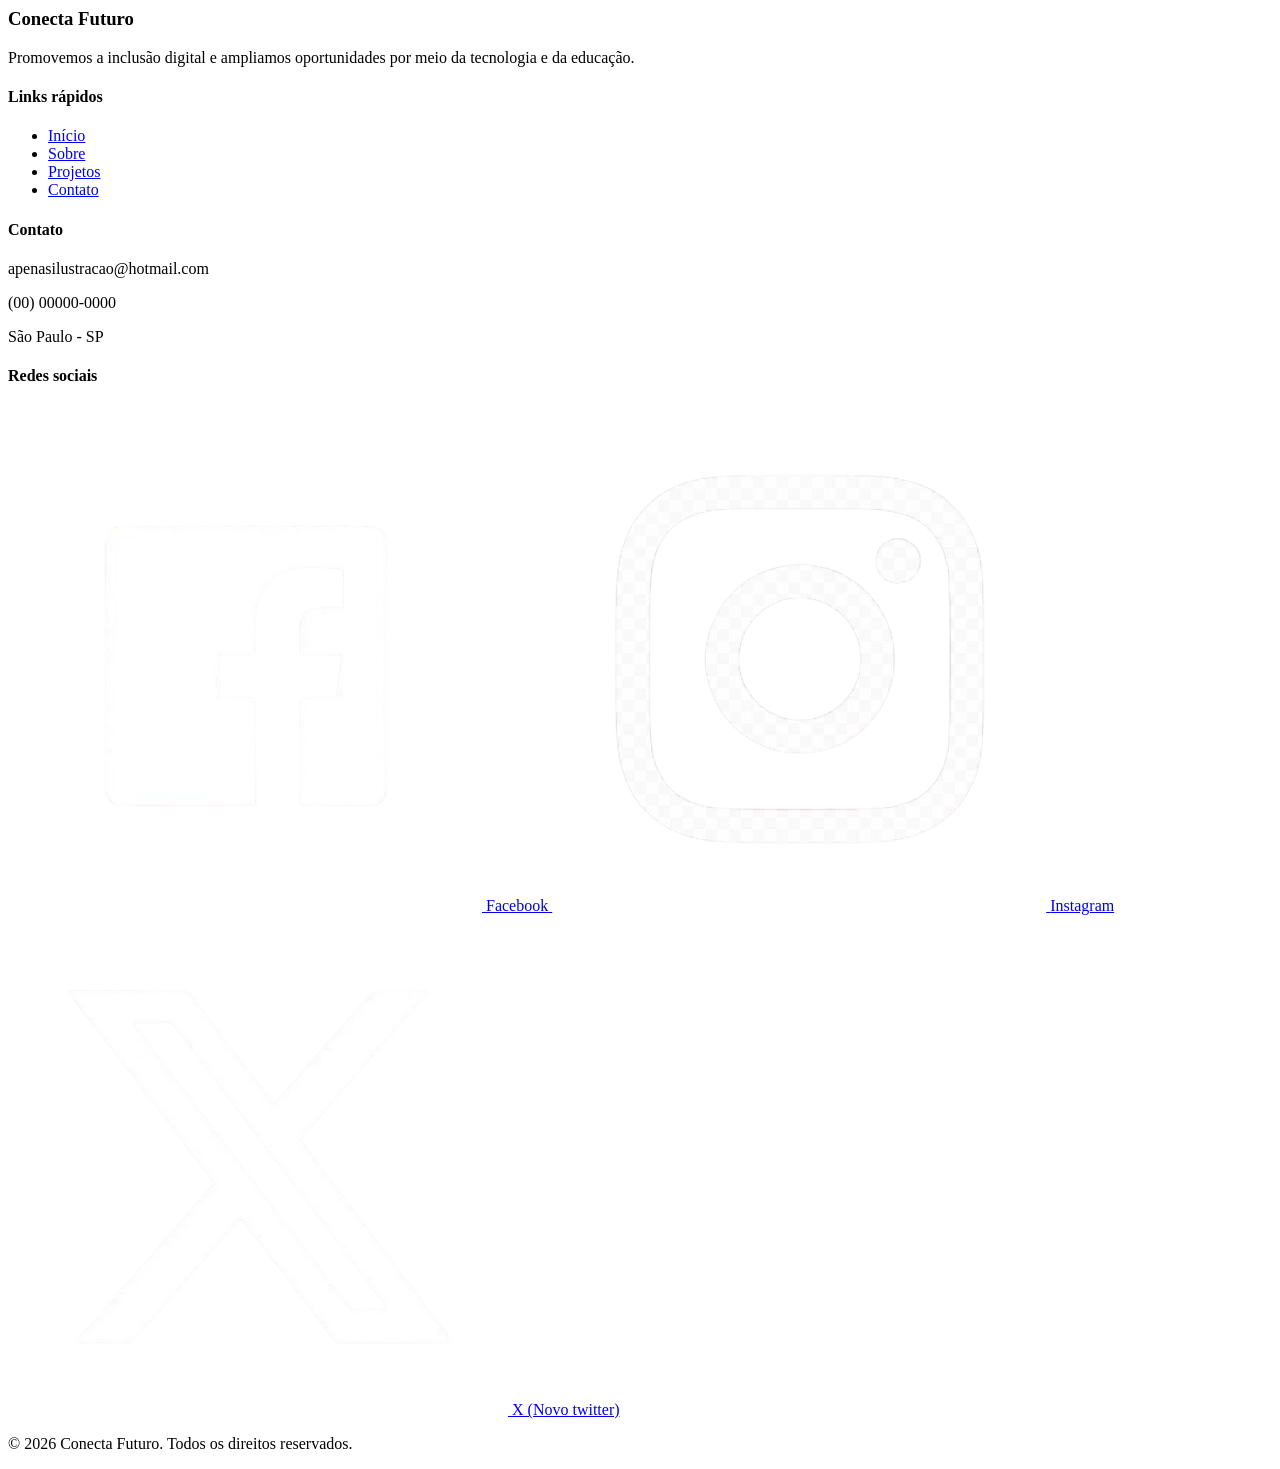
<file: layout/footer.html>
<!-- ============================================================
     RODAPÉ DO SITE
     Assim como o header.html, este arquivo é um FRAGMENTO de HTML
     (não tem <!doctype>, <html>, <head> nem <body>).
     O layout-push.js busca este arquivo via fetch() e insere dentro
     de <div id="footer"></div> em cada página.
     ============================================================ -->

<!-- Rodapé do site -->
<!-- <footer> = tag semântica do rodapé da página.
     - class="footer": no CSS, define fundo azul escuro (var(--navy)),
       cor branca e margin-top: 50px para separar do conteúdo. -->
<footer class="footer">

  <!-- Conteúdo principal do rodapé -->
  <!-- <div class="footer-container"> = "grade" de 4 colunas.
       No CSS: display: grid; grid-template-columns: repeat(4, 1fr);
       Em telas ≤ 768px vira 2 colunas, e em ≤ 480px vira 1 coluna
       (definido nos @media do style.css). -->
  <div class="footer-container">

    <!-- ============================================================
         COLUNA 1: Sobre a ONG
         Texto institucional curto, sem links.
         ============================================================ -->
    <div class="footer-about">
      <!-- h3: título da coluna. É <h3> (e não <h2>) porque o rodapé
           é secundário em relação ao <h1>/<h2> do conteúdo principal.
           O CSS define cor branca e font-size 22px. -->
      <h3>Conecta Futuro</h3>

      <!-- Parágrafo institucional. O CSS deixa fonte 14px e cor #e8f1fa
           (um "branco azulado" para não ficar 100% branco). -->
      <p>
        Promovemos a inclusão digital e ampliamos oportunidades por meio da
        tecnologia e da educação.
      </p>
    </div>

    <!-- ============================================================
         COLUNA 2: Links rápidos
         Repete o menu do header, mas com caminhos JÁ ESCRITOS no HTML
         (não depende só do JS para funcionar).
         ============================================================ -->
    <div class="footer-links">
      <!-- h4: subtítulo menor que o h3. CSS: 17px, branco. -->
      <h4>Links rápidos</h4>

      <!-- Lista de links. O CSS tira as bolinhas:
           .footer-links ul { list-style: none; padding: 0; } -->
      <ul>
        <!-- Diferente do header (que usa href="#"), aqui os href
             já estão preenchidos manualmente ("../index.html").
             Por quê? Porque, mesmo se o JS falhar, os links do rodapé
             continuam funcionando. O data-page permanece como
             "backup" — o layout-push.js ainda pode sobrescrever
             o href se quiser.
             
             "../index.html" → sobe uma pasta (de /content/ para a raiz)
             e abre index.html. -->
        <li><a href="../index.html" data-page="index">Início</a></li>

        <!-- "../content/sobre.html" → sobe uma pasta e entra em content/.
             Funciona tanto se a página atual está em /content/
             (sobre, projetos, contato) quanto na raiz (index). -->
        <li><a href="../content/sobre.html" data-page="sobre">Sobre</a></li>

        <li>
          <a href="../content/projetos.html" data-page="projetos">Projetos</a>
        </li>

        <li>
          <a href="../content/contato.html" data-page="contato">Contato</a>
        </li>
      </ul>
    </div>

    <!-- ============================================================
         COLUNA 3: Dados de contato ilustrativos
         Texto puro, sem links. E-mail/telefone/endereço fictícios
         (protótipo acadêmico).
         ============================================================ -->
    <div class="footer-contact">
      <h4>Contato</h4>

      <!-- Cada <p> é uma linha. O CSS define fonte 14px, cor #e8f1fa
           e margin-bottom: 10px para separar as linhas. -->
      <p>apenasilustracao@hotmail.com</p>
      <p>(00) 00000-0000</p>
      <p>São Paulo - SP</p>
    </div>

    <!-- ============================================================
         COLUNA 4: Redes sociais
         Aqui os links são reais (<a>) com imagem + texto dentro.
         ============================================================ -->
    <div class="footer-social">
      <h4>Redes sociais</h4>

      <!-- Container extra para as 3 redes. O CSS de .footer-social
           usa flex-direction: column, então cada <a> empilha na vertical.
           A <div class="redes-sociais"> agrupa os 3 links — se ela não
           tiver CSS próprio, os <a> ficam empilhados normalmente
           (comportamento padrão de <a> que é inline). -->
      <div class="redes-sociais">

        <!-- FACEBOOK -->
        <!-- - href="#": link placeholder (não vai a lugar nenhum).
             - target="_blank": abre em nova aba. É comum para redes sociais,
               para o visitante não sair do site.
             - rel="noopener noreferrer": MEDIDA DE SEGURANÇA.
               * noopener: impede que a página aberta acesse window.opener
                 (proteção contra "tabnabbing").
               * noreferrer: não envia o endereço da página atual como
                 referência para o destino.
               Esses dois atributos são recomendados sempre que se usa
               target="_blank".
             - aria-label="Facebook": descreve o link para leitores de tela
               (a imagem tem alt="" e o texto "Facebook" está em um <span>). -->
        <a
          href="#"
          target="_blank"
          rel="noopener noreferrer"
          aria-label="Facebook"
        >
          <!-- Imagem do ícone. alt="" (vazio) é INTENCIONAL: como o link
               já tem texto visível ("Facebook" no <span>) e aria-label
               no <a>, repetir no alt seria redundante para leitores de tela.
               Ícones decorativos ao lado de texto costumam ter alt="". -->
          <img src="../assets/face.png" alt="" />

          <!-- Texto visível do link. O CSS de .footer-social a
               (display: flex; align-items: center; gap: 7px) coloca
               imagem e texto lado a lado. -->
          <span>Facebook</span>
        </a>

        <!-- INSTAGRAM — mesma estrutura do Facebook -->
        <a
          href="#"
          target="_blank"
          rel="noopener noreferrer"
          aria-label="Instagram"
        >
          <img src="../assets/insta.png" alt="" />
          <span>Instagram</span>
        </a>

        <!-- X (antigo Twitter) — mesma estrutura -->
        <!-- aria-label="X" fica curto, mas o texto visível "X (Novo twitter)"
             complementa a informação para quem vê a tela. -->
        <a href="#" target="_blank" rel="noopener noreferrer" aria-label="X">
          <img src="../assets/x.png" alt="" />
          <span>X (Novo twitter)</span>
        </a>
      </div>
    </div>
  </div>

  <!-- ============================================================
       FAIXA INFERIOR: direitos autorais
       Separada do bloco de 4 colunas por uma linha superior.
       CSS: .footer-bottom { border-top: 1px solid rgba(255,255,255,0.2);
                             text-align: center; padding: 18px 20px; }
       ============================================================ -->
  <div class="footer-bottom">
    <p>
      <!-- © = símbolo de copyright (entidade HTML para o caractere ©) -->
      <!-- <span id="footer-year">2026</span>: o "2026" é apenas um valor
           padrão. O layout-push.js busca esse id e substitui pelo ano
           atual:
             const ano = footer.querySelector("#footer-year");
             if (ano) ano.textContent = new Date().getFullYear();
           Assim o rodapé nunca fica "desatualizado". -->
      © <span id="footer-year">2026</span> Conecta Futuro. Todos os direitos
      reservados.
    </p>
  </div>
</footer>
</file>
<file: css/style.css>
/* VARIÁVEIS GLOBAIS
   Guardam cores, tamanhos e fonte para reutilizar com var(--nome) */
:root {
  --roxo: #6d28d9;
  --roxo-claro: #ede9fe;
  --navy: #1e3a5f; /* azul escuro principal */
  --navy-escuro: #0f1038;
  --laranja: #f4a261; /* cor de destaque (hover e botões) */
  --azul-link: #1e5a91;
  --texto: #333;
  --texto-suave: #5b5877;
  --linha: #ddd6fe;
  --fundo: #f5f7fa;
  --branco: #ffffff;
  --erro: #b91c1c; /* vermelho dos erros */
  --raio: 8px; /* arredondamento padrão */
  --raio-card: 16px; /* arredondamento dos cards */
  --fonte: Arial, system-ui, -apple-system, "Segoe UI", sans-serif;
}

/* RESET: zera margens/espaços padrão do navegador.
   box-sizing: border-box faz padding e borda entrarem no cálculo da largura.
   scroll-behavior: smooth deixa a rolagem por âncoras suave. */
* {
  margin: 0;
  padding: 0;
  box-sizing: border-box;
  scroll-behavior: smooth;
}

/* Estilo base do corpo da página */
body {
  font-family: var(--fonte);
  background-color: var(--fundo);
  color: var(--texto);
  line-height: 1.6; /* espaçamento entre linhas */
}

/* Links: sem sublinhado, com transição suave de cor */
a {
  color: var(--azul-link);
  text-decoration: none;
  transition: 0.3s;
}

/* Ao passar o mouse, o link fica laranja */
a:hover {
  color: var(--laranja);
}

/* Imagens nunca ultrapassam a largura do container */
img {
  max-width: 100%;
  display: block;
}

/* Marcadores da lista ficam dentro da área do texto */
ul {
  list-style-position: inside;
}

/* Contorno visível ao navegar pelo teclado (acessibilidade) */
a:focus-visible,
button:focus-visible,
input:focus-visible,
textarea:focus-visible,
select:focus-visible {
  outline: 3px solid var(--laranja);
  outline-offset: 2px;
}

/* HEADER */

/* Barra de navegação: flex distribui logo e menu; sticky a mantém fixa no topo ao rolar */
.navbar {
  display: flex;
  align-items: center;
  justify-content: space-between;
  gap: 20px;
  padding: 15px 5%;
  background-color: var(--navy);
  color: white;
  /* Começa invisível e levemente acima; a classe "visible" faz aparecer */
  opacity: 0;
  transform: translateY(-15px);
  transition: 0.5s;
  position: sticky;
  top: 0;
  z-index: 100; /* fica acima dos outros elementos */
}

/* Estado final da animação de entrada do header */
.navbar.visible {
  opacity: 1;
  transform: translateY(0);
}

/* Nome/logo da ONG */
.brand {
  color: white;
  font-size: 1.3rem;
  font-weight: bold;
}

.brand:hover {
  color: var(--laranja);
}

/* Lista do menu em linha horizontal */
.nav-menu ul {
  display: flex;
  align-items: center;
  gap: 25px;
  list-style: none;
}

.nav-menu a {
  color: white;
}

.nav-menu a:hover {
  color: var(--laranja);
}

/* Botão "Doar" em destaque */
.btn-doar {
  padding: 9px 18px;
  border-radius: 5px;
  background-color: var(--laranja);
  color: var(--navy);
  font-weight: bold;
}

.btn-doar:hover {
  background-color: white;
  color: var(--navy);
}

/* Menu mobile */

/* Botão hambúrguer: escondido no desktop (aparece no @media mobile) */
.nav-toggle {
  display: none;
  border: 0;
  background: none;
  cursor: pointer;
}

/* As três barrinhas do ícone */
.nav-toggle span {
  display: block;
  width: 25px;
  height: 3px;
  margin: 5px;
  background-color: white;
}

/* ESTRUTURA GERAL */

main {
  width: 100%;
}

/* Espaçamento padrão de todas as seções */
section {
  padding: 60px 8%;
}

/* Títulos das seções */
section h1,
section h2 {
  margin-bottom: 20px;
  color: var(--navy);
  line-height: 1.15;
}

section p {
  margin-bottom: 15px;
}

section img {
  border-radius: var(--raio);
}

/* PÁGINA INICIAL (index) */

/* Seção de abertura (hero) */
/* Seção de abertura (hero) */
#inicio {
  background-color: #e8f1fa;
  border-radius: 0 0 12px 12px;
}

/* Container que organiza texto e imagem lado a lado */
.inicio-container {
  display: flex;
  align-items: center;
  justify-content: space-between;
  gap: 50px;
  max-width: 1200px;
  margin: 0 auto;
}

/* Área textual do Hero */
.inicio-conteudo {
  flex: 1;
  min-width: 0;
  text-align: left;
}

/* Título principal */
#inicio h1 {
  font-size: clamp(2rem, 5vw, 2.8rem);
  margin-bottom: 16px;
}

/* Texto de apresentação */
.inicio-conteudo > p {
  max-width: 550px;
}

/* Botões */
#inicio .botoes {
  display: flex;
  justify-content: flex-start;
  flex-wrap: wrap;
  gap: 15px;
  margin-top: 25px;
}

/* Área reservada para a imagem */
.inicio-imagem {
  flex: 1;
  max-width: 500px;
  height: 350px;
  overflow: hidden;
  border-radius: var(--raio-card);
  background-color: #d5e4f3;
}

/* Imagem principal */
.inicio-imagem img {
  width: 100%;
  height: 100%;
  object-fit: cover;
  border-radius: var(--raio-card);
}

/* Linha de botões centralizada; quebra de linha se faltar espaço */
#inicio .botoes {
  display: flex;
  justify-content: center;
  flex-wrap: wrap;
  gap: 15px;
  margin-top: 25px;
}

/* Botões */

/* Estilo padrão dos botões (links ou <button>) */
.btn {
  display: inline-block;
  padding: 10px 20px;
  border-radius: 5px;
  background-color: var(--azul-link);
  color: white;
  border: 2px solid var(--azul-link);
  font: inherit; /* usa a mesma fonte do restante da página */
  font-weight: 600;
  cursor: pointer;
  transition:
    background-color 0.2s,
    color 0.2s;
}

/* Ao passar o mouse, fica laranja */
.btn:hover {
  background-color: var(--laranja);
  border-color: var(--laranja);
  color: var(--texto);
}

/* Apresentação da iniciativa */

#sobre {
  display: block;
  text-align: center;
}

/* lista de valores da home (chips) */
#sobre ul {
  display: flex;
  flex-wrap: wrap;
  justify-content: center;
  gap: 12px;
  list-style: none;
  margin: 20px 0 25px;
}

/* Cada item vira um cartãozinho branco com sombra */
#sobre ul li {
  flex: 1 1 220px; /* cresce, encolhe e tem base de 220px */
  max-width: 300px;
  padding: 16px 20px;
  background: var(--branco);
  border-radius: var(--raio-card);
  box-shadow: 0 3px 10px rgba(0, 0, 0, 0.06);
  font-weight: 600;
  list-style: none;
}

/* Caixa azul de chamada final (CTA) */
.cta-contato {
  background-color: var(--navy);
  color: white;
  text-align: center;
  border-radius: 12px;
  max-width: 1000px;
  margin: 0 auto; /* centraliza horizontalmente */
  padding: 50px 20px;
}

.cta-contato h2 {
  color: white;
}

.cta-contato p {
  color: #e8f1fa;
  margin-inline: auto;
  max-width: 65ch; /* limita a largura do texto para facilitar a leitura */
}

/* Botão laranja dentro da caixa azul */
.cta-contato .btn {
  background-color: var(--laranja);
  border-color: var(--laranja);
  color: var(--navy);
  margin-top: 16px;
}

.cta-contato .btn:hover {
  background-color: white;
  border-color: white;
  color: var(--navy);
}

/* PÁGINA SOBRE */
/* Texto e imagem lado a lado */
.container-sobre {
  display: flex;
  align-items: flex-start;
  justify-content: center;
  gap: 40px;
  max-width: 1200px;
  margin: 0 auto;
  padding: 60px 8%;
}

.card-sobre {
  flex: 1;
  min-width: 0; /* evita que o conteúdo estoure o container */
}

.card-sobre h1 {
  margin-bottom: 25px;
  color: var(--navy);
}

/* Parágrafos justificados */
.sobretexto {
  margin-bottom: 20px;
  font-size: 18px;
  line-height: 1.7;
  text-align: justify;
}

/* Coluna da imagem: no máximo 480px */
.imagem-sobre {
  flex: 0 1 480px;
  min-width: 0;
}

.imagem-sobre img {
  display: block;
  width: 100%;
  height: auto;
  border-radius: var(--raio);
}

/* Painel de ajuda que abre ao clicar no botão */
.painel {
  margin-top: 20px;
  padding: 20px;
  background: var(--roxo-claro);
  border-left: 4px solid var(--roxo); /* faixa roxa lateral */
  border-radius: var(--raio);
  max-width: 65ch;
}

.painel p {
  margin: 0;
}

/* ===== MISSÃO GERAL DA ONG (NOVO) =====
   Fica FORA do .container-sobre, ocupando a linha inteira.
   max-width alinha com o container; margin auto centraliza. */
.missao-ong {
  max-width: 1150px;
  margin: 0 auto 60px;
  padding: 40px 48px;
  background: #f5f2ff;
  border-left: 4px solid var(--roxo);
  border-radius: var(--raio-card);
}

.missao-ong h2 {
  margin: 0 0 16px;
  color: var(--navy);
  font-size: 1.5rem;
}

.missao-destaque {
  font-size: 1.15rem;
  font-weight: 600;
  color: var(--roxo);
  margin-bottom: 20px;
  line-height: 1.5;
}

.missao-ong .sobretexto {
  font-size: 16px;
  text-align: left;
  margin-bottom: 16px;
}

/* Pilares em cards lado a lado */
.missao-pilares {
  list-style: none;
  padding: 0;
  margin: 24px 0 0;
  display: flex;
  flex-wrap: wrap;
  gap: 16px;
}

.missao-pilares li {
  flex: 1 1 220px;
  padding: 16px 20px;
  background: var(--branco);
  border-radius: var(--raio);
  box-shadow: 0 2px 6px rgba(0, 0, 0, 0.06);
  font-size: 0.95rem;
  line-height: 1.4;
}

.missao-pilares strong {
  color: var(--roxo);
  display: block;
  margin-bottom: 4px;
}

/* No desktop, os parágrafos da missão fluem em 2 colunas
   (reduz o vertical e usa melhor o horizontal) */
@media (min-width: 900px) {
  .missao-ong .sobretexto {
    column-count: 2;
    column-gap: 48px;
  }
}

/* No tablet/mobile, a missão volta a 1 coluna e ganha margem lateral */
@media (max-width: 899px) {
  .missao-ong {
    margin-inline: 6%;
    padding: 28px 24px;
  }
}

/* PÁGINA PROJETOS */

/* Container geral da página, centralizado */
#projetos {
  width: 100%;
  max-width: 1150px;
  margin: 0 auto;
  padding: 70px 30px;
}

/* Bloco de introdução no topo */
.projetos-introducao {
  text-align: center;
  margin-bottom: 80px;
}

.projetos-introducao h1 {
  font-size: 2.5rem;
  margin-bottom: 15px;
  color: #222;
}

.projetos-introducao p {
  font-size: 1.1rem;
  color: #666;
  max-width: 650px;
  margin: 0 auto;
  line-height: 1.7;
}

/* Texto pequeno em maiúsculas acima do título */
.eyebrow {
  display: inline-block;
  margin-bottom: 10px;
  color: #159b8b;
  font-size: 0.8rem;
  font-weight: bold;
  letter-spacing: 2px; /* espaço entre as letras */
  text-transform: uppercase;
}

/* Card de projeto: texto de um lado, imagem do outro */
.projeto-card {
  display: flex;
  align-items: center;
  justify-content: space-between;
  gap: 60px;
  margin-bottom: 100px;
}

/* Inverte a ordem (imagem à esquerda) nos cards alternados */
.projeto-invertido {
  flex-direction: row-reverse;
}

.projeto-conteudo {
  flex: 1;
}

/* Etiqueta "01 / EDUCAÇÃO DIGITAL" */
.projeto-numero {
  display: inline-block;
  font-size: 0.8rem;
  font-weight: bold;
  letter-spacing: 2px;
  color: #159b8b;
  margin-bottom: 15px;
}

.projeto-conteudo h2 {
  font-size: 2rem;
  color: #222;
  margin-bottom: 20px;
}

.projeto-conteudo p {
  font-size: 1rem;
  line-height: 1.8;
  color: #555;
}

/* Botão "Ver missão do projeto" */
.btn-missao {
  margin-top: 8px;
}

/* Painel de missão (abre/fecha pelo JS) */
.missao-panel {
  margin-top: 20px;
  padding: 20px;
  border-left: 4px solid #159b8b;
  border-radius: var(--raio);
  background: #eefaf8;
}

.missao-panel h3 {
  margin-bottom: 5px;
  color: var(--navy);
  font-size: 1rem;
}

.missao-panel p {
  margin-bottom: 14px;
  font-size: 0.95rem;
}

/* Último parágrafo do painel fica mais perto do link */
.missao-panel p:last-of-type {
  margin-bottom: 12px;
}

/* Link de ação (ex.: "Quero ser voluntário") */
.link-acao {
  font-weight: bold;
  text-decoration: underline;
}

/* Estilos para páginas internas (ex.: créditos) */
.pagina-interna {
  min-height: 55vh; /* altura mínima: 55% da altura da tela */
  background: var(--branco);
}

.conteudo-interno {
  max-width: 850px;
  margin: 0 auto;
}

.conteudo-interno h2 {
  margin-top: 35px;
}

.lista-creditos {
  padding-left: 22px;
}

.lista-creditos li {
  margin-bottom: 14px;
}

/* Nota de destaque (faixa laranja lateral) */
.nota-credito {
  margin-top: 35px;
  padding: 16px 20px;
  border-left: 4px solid var(--laranja);
  background: #fff8eb;
}

/* Moldura da imagem do projeto: tamanho fixo e corta o excesso */
.projeto-imagem {
  flex: 1;
  max-width: 480px;
  height: 320px;
  overflow: hidden;
  border-radius: 15px;
}

/* object-fit: cover preenche a moldura sem distorcer a foto */
.projeto-imagem img {
  width: 100%;
  height: 100%;
  object-fit: cover;
  transition: transform 0.4s ease;
}

/* Zoom suave ao passar o mouse */
.projeto-imagem:hover img {
  transform: scale(1.05);
}

/* Ajustes da página de projetos para telas até 768px (tablet/celular) */
@media (max-width: 768px) {
  #projetos {
    padding: 45px 20px;
  }

  /* Hero: texto e imagem empilhados no celular */
  .inicio-container {
    flex-direction: column;
    gap: 30px;
  }

  .inicio-conteudo {
    text-align: center;
  }

  .inicio-conteudo > p {
    margin-inline: auto;
  }

  #inicio .botoes {
    justify-content: center;
  }

  .inicio-imagem {
    width: 100%;
    max-width: 500px;
    height: 280px;
    flex: none;
  }

  .projetos-introducao {
    margin-bottom: 50px;
  }

  .projetos-introducao h1 {
    font-size: 2rem;
  }

  /* Cards passam a empilhar (um embaixo do outro) */
  .projeto-card,
  .projeto-invertido {
    flex-direction: column;
    gap: 25px;
    margin-bottom: 65px;
  }

  .projeto-conteudo,
  .projeto-imagem {
    width: 100%;
    max-width: 100%;
  }

  .projeto-conteudo h2 {
    font-size: 1.6rem;
  }

  .projeto-imagem {
    height: 250px;
  }
}

/* CURSOS */

#cursos {
  text-align: center;
}

/* Cards de curso lado a lado, quebrando linha quando faltar espaço */
.cursos-container {
  display: flex;
  justify-content: center;
  flex-wrap: wrap;
  gap: 20px;
  margin-top: 30px;
}

/* Cartão de um curso */
.card-curso {
  flex: 1 1 220px;
  max-width: 320px;
  padding: 25px;
  border-radius: var(--raio);
  background-color: white;
  box-shadow: 0 3px 10px rgba(0, 0, 0, 0.08);
  transition: 0.3s;
  text-align: left;
}

/* Ao passar o mouse, o card sobe um pouco e a sombra aumenta */
.card-curso:hover {
  transform: translateY(-5px);
  box-shadow: 0 6px 15px rgba(0, 0, 0, 0.12);
}

.card-curso h3 {
  color: var(--navy);
  margin-bottom: 8px;
}

.card-curso p {
  color: var(--texto-suave);
  font-size: 0.95rem;
}

/* VOLUNTÁRIOS */

#voluntarios {
  text-align: center;
  background-color: var(--navy);
  color: white;
}

#voluntarios h2 {
  color: white;
}

#voluntarios .btn {
  margin-top: 15px;
  background-color: var(--laranja);
  border-color: var(--laranja);
  color: var(--navy);
}

/* COMO AJUDAR */

#como-ajudar {
  text-align: center;
  background-color: #e8f1fa;
}

/* CONTATO E FORMULÁRIO */

#contato {
  background-color: white;
}

/* Formulário e voluntariado lado a lado; empilham se faltar espaço */
.contato-flex {
  display: flex;
  flex-wrap: wrap;
  gap: 40px;
  align-items: flex-start;
  max-width: 1150px;
  margin: 0 auto;
}

.contato-form {
  flex: 1 1 340px;
  max-width: 560px;
}

.contato-form h1,
.contato-form h2 {
  color: var(--navy);
  margin-bottom: 12px;
}

/* Caixa amarela de aviso (envio simulado) */
.aviso {
  background: #fef3c7;
  border: 1px solid var(--laranja);
  padding: 10px 14px;
  border-radius: var(--raio);
  font-size: 0.9rem;
  margin-bottom: 12px;
}

/* Formulário em grade: um campo embaixo do outro */
#form {
  display: grid;
  gap: 6px;
  margin-top: 16px;
}

#form label {
  font-weight: bold;
  font-size: 0.9rem;
  margin-top: 8px;
}

/* Campos de texto ocupam toda a largura */
#form input,
#form textarea {
  width: 100%;
  padding: 11px 14px;
  border: 1.5px solid #8b87a8;
  border-radius: var(--raio);
  font: inherit;
  background-color: #f9f9f9;
}

/* A mensagem só pode ser redimensionada na vertical */
#form textarea {
  min-height: 120px;
  resize: vertical;
}

/* Botão Enviar alinhado à esquerda */
#form .btn {
  margin-top: 12px;
  justify-self: start;
}

/* Mensagens de erro por campo */
.erro {
  color: var(--erro);
  font-size: 0.85rem;
  min-height: 1.2em; /* reserva espaço para a página não "pular" ao aparecer o erro */
  display: block;
}

/* Campo com erro: borda vermelha e fundo rosado (classe adicionada pelo JS) */
#form input.invalido,
#form textarea.invalido {
  border-color: var(--erro);
  background-color: #fef2f2;
}

/* Mensagem final do formulário */
#retorno {
  font-weight: 600;
  color: #4c1d95;
  margin-top: 12px;
}

/* Bloco de voluntariado ao lado do formulário */
.contato-voluntario {
  flex: 1 1 260px;
  background: #e8f1fa;
  padding: 24px;
  border-radius: var(--raio-card);
}

.contato-voluntario h2 {
  margin-top: 0;
  color: var(--navy);
}

/* Lista com bolinhas (marcadores) */
.contato-voluntario .lista {
  list-style: disc;
  padding-left: 22px;
  margin-bottom: 16px;
}

.contato-voluntario .lista li {
  margin-bottom: 6px;
}

/* FOOTER */

.footer {
  width: 100%;
  margin-top: 50px;
  background-color: var(--navy);
  color: white;
}

/* Grade de 4 colunas iguais */
.footer-container {
  display: grid;
  grid-template-columns: repeat(4, 1fr);
  gap: 35px;
  max-width: 1200px;
  margin: 0 auto;
  padding: 40px 30px;
}

.footer-container h3 {
  margin-bottom: 15px;
  font-size: 22px;
  color: white;
}

.footer-container h4 {
  margin-bottom: 15px;
  font-size: 17px;
  color: white;
}

.footer-about p {
  margin: 0;
  font-size: 14px;
  line-height: 1.7;
  color: #e8f1fa;
}

/* Lista de links sem marcadores */
.footer-links ul {
  padding: 0;
  list-style: none;
}

.footer-links li {
  margin-bottom: 10px;
}

.footer-links a {
  color: #e8f1fa;
  font-size: 14px;
}

.footer-links a:hover {
  color: var(--laranja);
}

.footer-contact p {
  margin-bottom: 10px;
  color: #e8f1fa;
  font-size: 14px;
  line-height: 1.6;
}

/* Coluna de transparência: itens empilhados à esquerda */
.footer-social {
  display: flex;
  flex-direction: column;
  align-items: flex-start;
  gap: 10px;
}

.footer-social h4 {
  margin-bottom: 5px;
}

.footer-social a {
  display: flex;
  align-items: center;
  gap: 7px;
  color: #e8f1fa;
  font-size: 14px;
}

.footer-social a:hover {
  color: var(--laranja);
}

.footer-social img {
  width: 20px;
  height: 20px;
  object-fit: contain;
}

/* Faixa inferior com linha de separação e copyright */
.footer-bottom {
  padding: 18px 20px;
  border-top: 1px solid rgba(255, 255, 255, 0.2);
  text-align: center;
}

.footer-bottom p {
  margin: 0;
  color: #e8f1fa;
  font-size: 13px;
}

/* ANIMAÇÕES */

/* Estado inicial: invisível e um pouco mais abaixo */
.reveal {
  opacity: 0;
  transform: translateY(20px);
  transition:
    opacity 0.6s,
    transform 0.6s;
}

/* Quando o JS adiciona "visible", o elemento aparece subindo */
.reveal.visible {
  opacity: 1;
  transform: translateY(0);
}

/* RESPONSIVIDADE */

/* Telas até 768px (tablets e celulares) */
@media (max-width: 768px) {
  /* Permite que o menu vá para a linha de baixo */
  .navbar {
    flex-wrap: wrap;
  }

  /* Mostra o botão hambúrguer */
  .nav-toggle {
    display: block;
  }

  /* Menu começa escondido e ocupa toda a largura quando aberto */
  .nav-menu {
    display: none;
    width: 100%;
  }

  /* Classe adicionada pelo JS ao abrir o menu */
  .nav-menu.open {
    display: block;
  }

  /* Links do menu empilhados na vertical */
  .nav-menu ul {
    flex-direction: column;
    align-items: flex-start;
    gap: 12px;
    padding: 15px 0;
  }

  .btn-doar {
    display: none;
  }

  /* Página Sobre: texto em cima, imagem embaixo */
  .container-sobre {
    flex-direction: column;
    padding: 40px 6%;
  }

  .card-sobre {
    width: 100%;
  }

  .sobretexto {
    font-size: 16px;
  }

  .imagem-sobre {
    width: 100%;
    max-width: 480px;
    flex: none;
  }

  /* Rodapé em 2 colunas */
  .footer-container {
    grid-template-columns: repeat(2, 1fr);
    gap: 30px;
    padding: 35px 25px;
  }
}

/* Telas até 480px (celulares pequenos) */
@media (max-width: 480px) {
  section {
    padding: 40px 6%;
  }

  #inicio h1 {
    font-size: 2rem;
  }

  .container-sobre {
    padding: 30px 6%;
  }

  /* Rodapé em 1 coluna */
  .footer-container {
    grid-template-columns: 1fr;
    gap: 25px;
    padding: 30px 20px;
  }

  .footer-container h3 {
    font-size: 20px;
  }
}

/* ACESSIBILIDADE: MOVIMENTO REDUZIDO */

/* Para quem configurou o sistema para reduzir animações:
   desliga rolagem suave, transições e animações */
@media (prefers-reduced-motion: reduce) {
  *,
  *::before,
  *::after {
    scroll-behavior: auto !important;
    transition-duration: 0.01ms !important;
    animation-duration: 0.01ms !important;
  }
}
</file>
